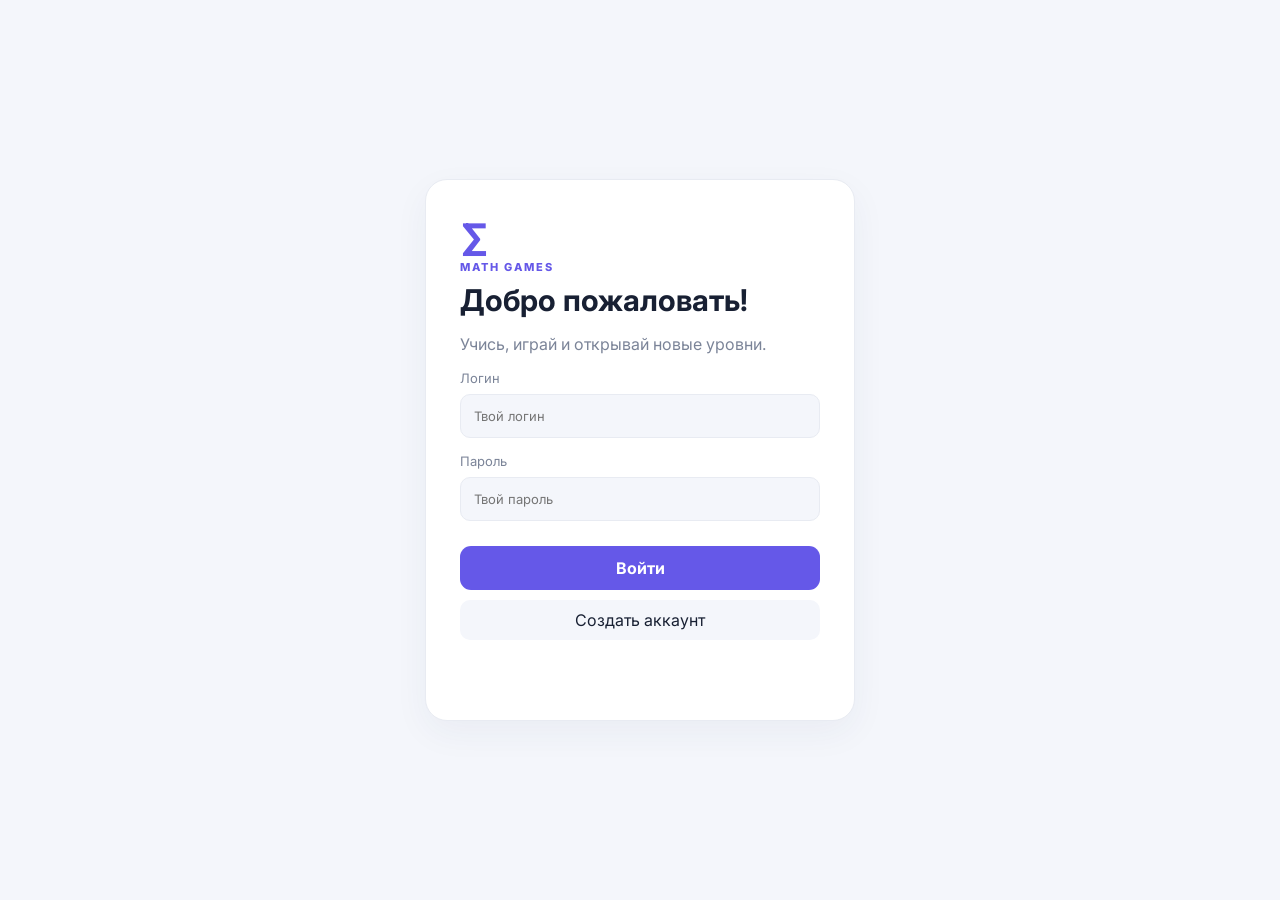
<file: index.html>
<!DOCTYPE html>
<html lang="ru">
<head>
  <meta charset="UTF-8">
  <meta name="viewport" content="width=device-width, initial-scale=1.0">
  <title>Math Games</title>
  <link rel="stylesheet" href="style.css">
</head>
<body>
<header class="topbar">
  <a class="brand" href="#">∑ Math Games</a>

  <div class="top-actions">
    <span class="gold-pill">🪙 <b id="gold">0</b> GOLD</span>

    <select id="language">
      <option value="ru">Русский</option>
      <option value="uz">O‘zbekcha</option>
    </select>

    <button id="themeBtn" class="icon-btn">☼</button>
    <button id="logoutBtn" class="secondary">Выйти</button>
  </div>
</header>

<div class="layout">
  <aside class="sidebar">
    <div class="user-mini">
      <div class="avatar" id="avatarMini">P</div>
      <div>
        <b id="sideName">Player</b>
        <small id="sideRank">NOOB · Уровень 1</small>
      </div>
    </div>

    <nav>
      <button class="nav active" data-page="home">⌂ Главная</button>
      <button class="nav" data-page="adventure">⚔ Adventure</button>
      <button class="nav" data-page="levels">▦ Уровни</button>
      <button class="nav" data-page="ranking">♛ Рейтинг</button>
      <button class="nav" data-page="profile">◉ Профиль</button>
      <button class="nav" data-page="statistics">▤ Статистика</button>
      <button class="nav" data-page="shop">🛍 Магазин</button>
    </nav>

    <div class="sidebar-bottom">Math Games</div>
  </aside>

  <main class="content">

    <!-- ГЛАВНАЯ -->
    <section id="home" class="page active">
      <div class="welcome">
        <div>
          <p class="eyebrow">MATH GAMES</p>
          <h1>С возвращением!</h1>
          <p id="welcomeName">Продолжай развиваться!</p>
        </div>
        <div class="hero-mark">∑</div>
      </div>

      <div class="stats-grid">
        <article class="stat-card">
          <span>⭐ XP</span>
          <strong id="xp">0</strong>
          <small>Опыт</small>
        </article>

        <article class="stat-card">
          <span>💎 XD</span>
          <strong id="xd">0</strong>
          <small>Кристаллы</small>
        </article>

        <article class="stat-card">
          <span>🔥</span>
          <strong id="streak">0</strong>
          <small>Дней подряд</small>
        </article>

        <article class="stat-card">
          <span>🏆</span>
          <strong id="completed">0</strong>
          <small>Пройдено уровней</small>
        </article>
      </div>

      <div class="section-heading">
        <div>
          <p class="eyebrow">LEARN & PLAY</p>
          <h2>Предметы</h2>
        </div>
      </div>

      <div class="subject-grid" id="subjectGrid"></div>

      <div class="section-heading">
        <div>
          <p class="eyebrow">YOUR JOURNEY</p>
          <h2>Adventure</h2>
        </div>
      </div>

      <div class="adventure-grid">
        <button class="adventure-card" data-area="mountains">
          <span>🏔️</span>
          <b>Mountains</b>
          <small>Математические испытания</small>
        </button>

        <button class="adventure-card" data-area="forest">
          <span>🌲</span>
          <b>Magic Forest</b>
          <small>Логические испытания</small>
        </button>
      </div>
    </section>

    <!-- УРОВНИ -->
    <section id="levels" class="page">
      <p class="eyebrow">PROGRESSION</p>
      <h1>Уровни</h1>
      <p class="muted">Проходи задания и открывай новые уровни.</p>
      <div id="levelGrid" class="level-grid"></div>
    </section>

    <!-- ADVENTURE -->
    <section id="adventure" class="page">
      <p class="eyebrow">EXPLORE</p>
      <h1>Adventure</h1>
      <div class="adventure-grid">
        <button class="adventure-card" data-area="mountains">
          <span>🏔️</span><b>Mountains</b>
        </button>
        <button class="adventure-card" data-area="forest">
          <span>🌲</span><b>Magic Forest</b>
        </button>
      </div>
      <div id="adventureMessage" class="notice">Выбери область.</div>
    </section>

    <!-- РЕЙТИНГ -->
    <section id="ranking" class="page">
      <p class="eyebrow">LEADERBOARD</p>
      <h1>Рейтинг игроков</h1>
      <div class="table-wrap">
        <table>
          <thead>
            <tr>
              <th>№</th><th>Игрок</th><th>Уровень</th><th>XP</th><th>XD</th>
            </tr>
          </thead>
          <tbody id="rankingRows"></tbody>
        </table>
      </div>
    </section>

    <!-- ПРОФИЛЬ -->
    <section id="profile" class="page">
      <p class="eyebrow">ACCOUNT</p>
      <h1>Профиль</h1>

      <div class="panel profile-panel">
        <div class="profile-head">
          <div class="avatar big" id="profileAvatar">P</div>
          <div>
            <h2 id="profileName">Player</h2>
            <p class="muted" id="profileLogin"></p>
          </div>
        </div>

        <h3>Изменить имя и логин</h3>
        <form id="profileForm" class="form-grid">
          <label>Новое имя
            <input id="newName" maxlength="24" required>
          </label>

          <label>Новый логин
            <input id="newLogin" minlength="3" maxlength="24" required>
          </label>

          <label class="full">Текущий пароль
            <input id="profileCurrentPassword" type="password" required>
          </label>

          <button class="primary full">Сохранить изменения</button>
        </form>

        <hr>

        <h3>Сменить пароль</h3>
        <form id="passwordForm" class="form-grid">
          <label>Старый пароль
            <input id="oldPassword" type="password" required>
          </label>

          <label>Новый пароль
            <input id="newPassword" type="password" minlength="6" required>
          </label>

          <label class="full">Повтор нового пароля
            <input id="repeatPassword" type="password" minlength="6" required>
          </label>

          <button class="primary full">Изменить пароль</button>
        </form>

        <p id="profileMessage" class="message"></p>
      </div>
    </section>

    <!-- СТАТИСТИКА -->
    <section id="statistics" class="page">
      <p class="eyebrow">YOUR PROGRESS</p>
      <h1>Статистика</h1>

      <div class="stats-grid">
        <article class="stat-card"><span>Уровень</span><strong id="statLevel">1</strong></article>
        <article class="stat-card"><span>Всего XP</span><strong id="statXP">0</strong></article>
        <article class="stat-card"><span>Верных ответов</span><strong id="statCorrect">0</strong></article>
        <article class="stat-card"><span>Пройдено</span><strong id="statCompleted">0</strong></article>
      </div>
    </section>

    <!-- МАГАЗИН -->
    <section id="shop" class="page">
      <p class="eyebrow">MARKETPLACE</p>
      <h1>Магазин</h1>
      <div id="shopGrid" class="shop-grid"></div>
    </section>

    <!-- ИГРА -->
    <section id="game" class="page">
      <div class="game-top">
        <button class="secondary" id="backFromGame">← Назад</button>
        <span id="gameProgress">Вопрос 1 / 10</span>
        <span id="gameTimer">⏱ 00:00</span>
      </div>

      <div class="game-card">
        <p class="eyebrow" id="gameSubject">ARITHMETIC</p>
        <h1 id="question">2 + 2 = ?</h1>
        <div id="answerOptions" class="answer-grid"></div>
        <p id="answerMessage" class="message"></p>
        <button id="nextQuestion" class="primary" disabled>Следующий вопрос →</button>
      </div>
      
    </section>
    
<div class="promo-box">
    <h3>🎁 Промокод</h3>
    <p>Введи промокод и получи награду GOLD.</p>

    <div class="promo-input">
        <input id="promoInput" placeholder="Введи промокод">
        <button onclick="activatePromo()">Активировать</button>
    </div>

    <p id="promoMessage"></p>
</div>


  </main>

>

</div>

<div id="toast" class="toast"></div>
<script src="app.js"></script>
</body>
</html>
</file>
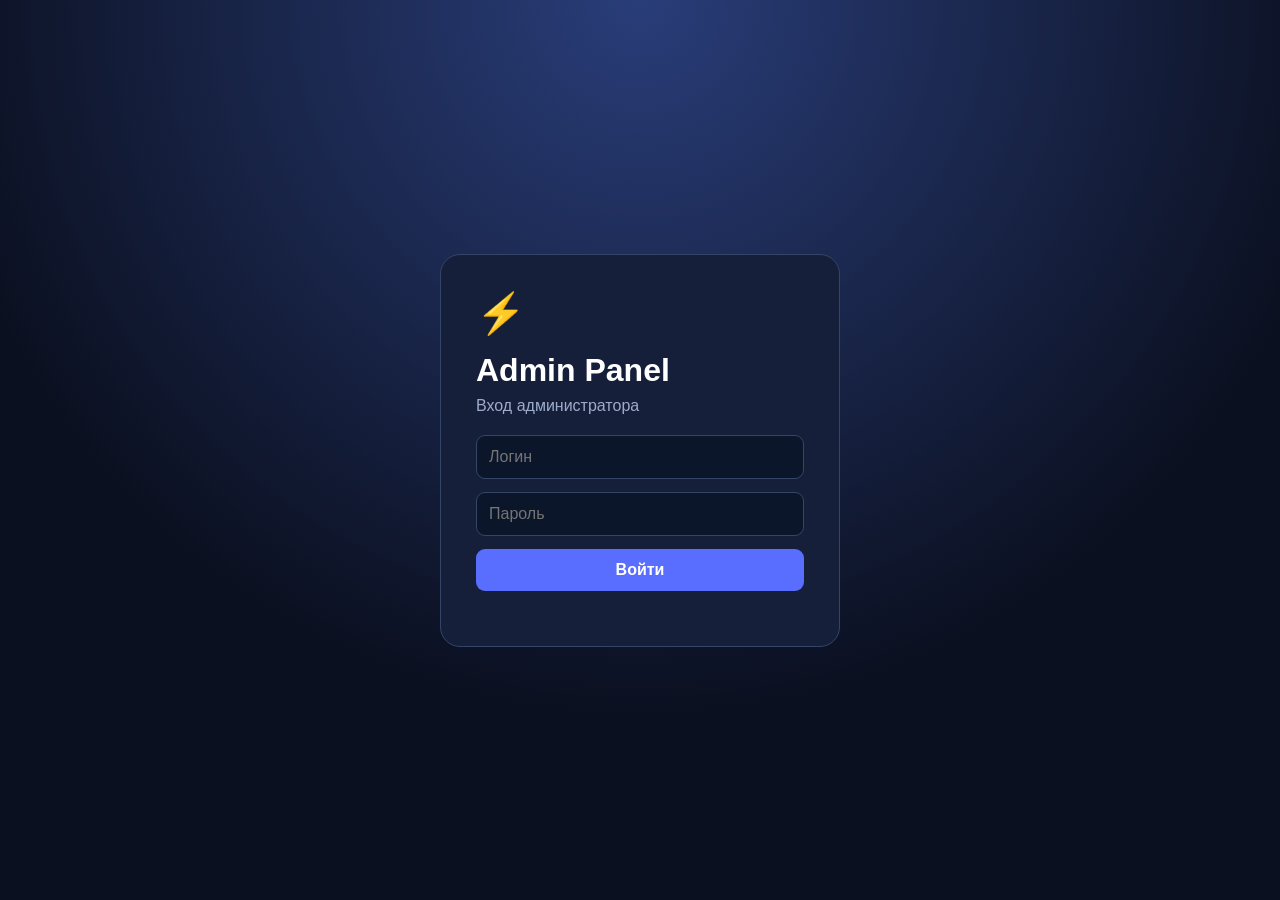
<file: admin.html>
<!DOCTYPE html>
<html lang="ru">
<head>
    <meta charset="UTF-8">
    <meta name="viewport" content="width=device-width, initial-scale=1.0">
    <title>Math Games | Admin Panel</title>
    <link rel="stylesheet" href="admin.css">
</head>
<body>

    <div id="loginScreen" class="login-screen">
        <form id="loginForm" class="login-card">
            <div class="logo">⚡</div>
            <h1>Admin Panel</h1>
            <p>Вход администратора</p>

            <input id="adminLogin" placeholder="Логин" required>
            <input id="adminPassword" type="password"
                   placeholder="Пароль" required>

            <button type="submit">Войти</button>
            <p id="loginError" class="error"></p>
        </form>
    </div>

    <div id="dashboard" class="dashboard hidden">

        <aside class="sidebar">
            <h2>⚡ Math Games</h2>
            <p class="subtitle">ADMIN PANEL</p>

            <nav>
                <button data-page="overview" class="active">Обзор</button>
                <button data-page="players">Игроки</button>
                <button data-page="shop">Магазин</button>
                <button data-page="promos">Промокоды</button>
                <button data-page="logs">Журнал</button>
            </nav>

            <button id="logout" class="logout">Выйти</button>
        </aside>

        <main class="main">
            <header>
                <div>
                    <small>УПРАВЛЕНИЕ САЙТОМ</small>
                    <h1 id="pageTitle">Обзор</h1>
                </div>
                <span class="admin-badge">⚡ ADMIN</span>
            </header>

            <section id="overview" class="page">
                <div class="stats">
                    <div class="stat">
                        <p>Игроки</p>
                        <h2 id="playerCount">0</h2>
                    </div>
                    <div class="stat">
                        <p>Товары</p>
                        <h2 id="productCount">0</h2>
                    </div>
                    <div class="stat">
                        <p>Промокоды</p>
                        <h2 id="promoCount">0</h2>
                    </div>
                </div>

                <div class="panel">
                    <h2>Добро пожаловать!</h2>
                    <p>Здесь ты можешь управлять игроками и магазином.</p>
                </div>
            </section>

            <section id="players" class="page hidden">
                <div class="panel">
                    <div class="section-header">
                        <h2>Игроки</h2>
                        <input id="playerSearch" placeholder="Поиск игрока...">
                    </div>

                    <div class="table-wrap">
                        <table>
                            <thead>
                                <tr>
                                    <th>Логин</th>
                                    <th>GOLD</th>
                                    <th>XP</th>
                                    <th>XD</th>
                                    <th>Уровень</th>
                                    <th>Действие</th>
                                </tr>
                            </thead>
                            <tbody id="playersTable"></tbody>
                        </table>
                    </div>
                </div>
            </section>

            <section id="shop" class="page hidden">
                <div class="panel">
                    <h2>Добавить товар</h2>

                    <form id="productForm" class="form">
                        <input id="productName" placeholder="Название" required>
                        <input id="productPrice" type="number"
                               placeholder="Цена GOLD" min="0" required>
                        <input id="productCategory" placeholder="Категория">
                        <input id="productIcon" placeholder="Иконка" value="🎁">
                        <button>Добавить товар</button>
                    </form>
                </div>

                <div class="panel">
                    <h2>Товары магазина</h2>
                    <div id="productsList"></div>
                </div>
            </section>

            <section id="promos" class="page hidden">
                <div class="panel">
                    <h2>Создать промокод</h2>

                    <form id="promoForm" class="form">
                        <input id="promoCode" placeholder="Код" required>
                        <input id="promoReward" type="number"
                               placeholder="Награда GOLD" min="1" required>
                        <input id="promoLimit" type="number"
                               placeholder="Лимит активаций" min="1" value="1">
                        <button>Создать промокод</button>
                    </form>
                </div>

                <div class="panel">
                    <h2>Промокоды</h2>
                    <div id="promosList"></div>
                </div>
            </section>

            <section id="logs" class="page hidden">
                <div class="panel">
                    <h2>История действий</h2>
                    <div id="logsList"></div>
                </div>
            </section>
        </main>
    </div>

    <div id="editModal" class="modal hidden">
        <form id="editForm" class="modal-card">
            <button type="button" id="closeModal" class="close">×</button>
            <h2>Изменить игрока</h2>

            <input id="editLogin" type="hidden">

            <label>GOLD</label>
            <input id="editGold" type="number" min="0">

            <label>XP</label>
            <input id="editXP" type="number" min="0">

            <label>XD</label>
            <input id="editXD" type="number" min="0">

            <label>Уровень</label>
            <input id="editLevel" type="number" min="1">

            <button>Сохранить изменения</button>
        </form>
    </div>

    <script src="admin.js"></script>
</body>
</html>
</file>
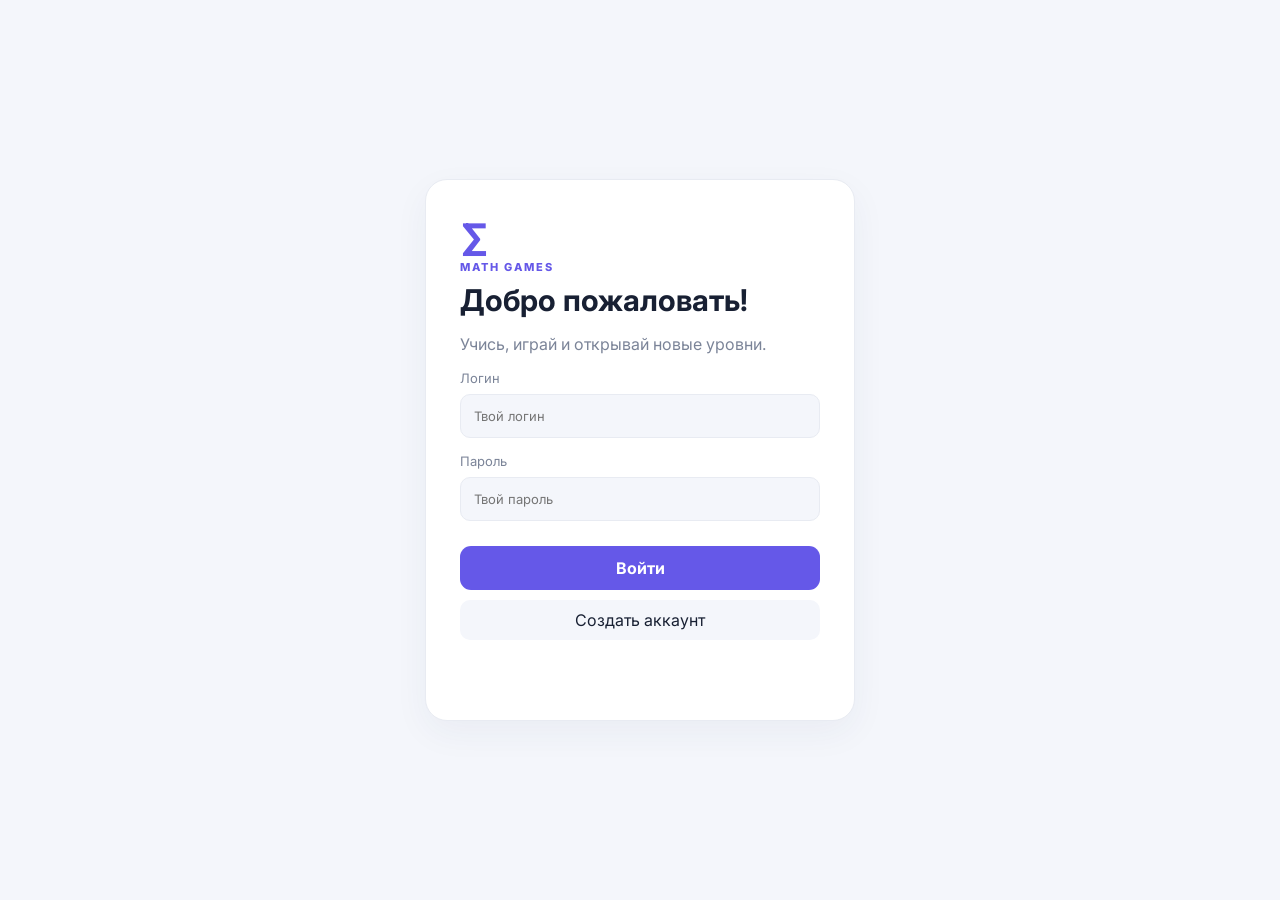
<file: login.html>
<!DOCTYPE html>
<html lang="ru">
<head>
  <meta charset="UTF-8">
  <meta name="viewport" content="width=device-width, initial-scale=1.0">
  <title>Math Games — Вход</title>
  <link rel="stylesheet" href="style.css">
</head>
<body class="login-body">
  <div class="login-card">
    <div class="logo">∑</div>
    <p class="eyebrow">MATH GAMES</p>
    <h1 id="formTitle">Добро пожаловать!</h1>
    <p class="muted">Учись, играй и открывай новые уровни.</p>

    <form id="loginForm">
      <label>Логин
        <input id="login" type="text" placeholder="Твой логин" required>
      </label>
      <label>Пароль
        <input id="password" type="password" placeholder="Твой пароль" required>
      </label>
      <button class="primary full" type="submit">Войти</button>
    </form>

    <button id="registerBtn" class="secondary full">Создать аккаунт</button>
    <p id="message" class="message"></p>
  </div>

  <script>
    const USERS_KEY = "math_games_users";
    const ACTIVE_KEY = "math_games_active_login";

    function getUsers() {
      try {
        const data = JSON.parse(localStorage.getItem(USERS_KEY) || "[]");
        return Array.isArray(data) ? data : Object.values(data);
      } catch {
        return [];
      }
    }

    function saveUsers(users) {
      localStorage.setItem(USERS_KEY, JSON.stringify(users));
    }

    let users = getUsers();

    // Демо-аккаунт создаётся только при первом запуске.
    if (users.length === 0) {
      users.push({
        username: "Player",
        login: "player",
        password: "player123",
        gold: 1000,
        xp: 0,
        xd: 0,
        level: 1,
        completed: [],
        correct: 0,
        streak: 0,
        inventory: [],
        avatar: "P"
      });
      saveUsers(users);
    }

    // Вход
    document.getElementById("loginForm").addEventListener("submit", function(e) {
      e.preventDefault();

      const loginValue = document.getElementById("login").value.trim();
      const passwordValue = document.getElementById("password").value;

      // ADMIN
      if (loginValue === "AdMIN") {
        location.href = "admin.html";
        return;
      }

      // ST ADMIN
      if (loginValue === "ADMInStS") {
        location.href = "st-admin.html";
        return;
      }

      users = getUsers();

      const user = users.find(u =>
        String(u.login).toLowerCase() === loginValue.toLowerCase() &&
        u.password === passwordValue
      );

      if (!user) {
        document.getElementById("message").textContent =
          "Неверный логин или пароль.";
        return;
      }

      localStorage.setItem(ACTIVE_KEY, user.login);
      location.href = "index.html";
    });

    // Регистрация
    document.getElementById("registerBtn").addEventListener("click", function() {
      const login = prompt("Придумай логин:");
      if (!login) return;

      const cleanLogin = login.trim().toLowerCase();

      if (cleanLogin.length < 3) {
        alert("Логин должен содержать минимум 3 символа.");
        return;
      }

      // Запрещаем регистрацию специальных логинов.
      if (["admin", "adminsts"].includes(cleanLogin)) {
        alert("Этот логин зарезервирован.");
        return;
      }

      users = getUsers();

      if (users.some(u => String(u.login).toLowerCase() === cleanLogin)) {
        alert("Этот логин уже занят.");
        return;
      }

      const password = prompt("Придумай пароль (минимум 6 символов):");

      if (!password || password.length < 6) {
        alert("Пароль должен содержать минимум 6 символов.");
        return;
      }

      users.push({
        username: login.trim(),
        login: cleanLogin,
        password,
        gold: 1000,
        xp: 0,
        xd: 0,
        level: 1,
        completed: [],
        correct: 0,
        streak: 0,
        inventory: [],
        avatar: login.trim()[0].toUpperCase()
      });

      saveUsers(users);
      localStorage.setItem(ACTIVE_KEY, cleanLogin);
      location.href = "index.html";
    });
  </script>
</body>
</html>
</file>
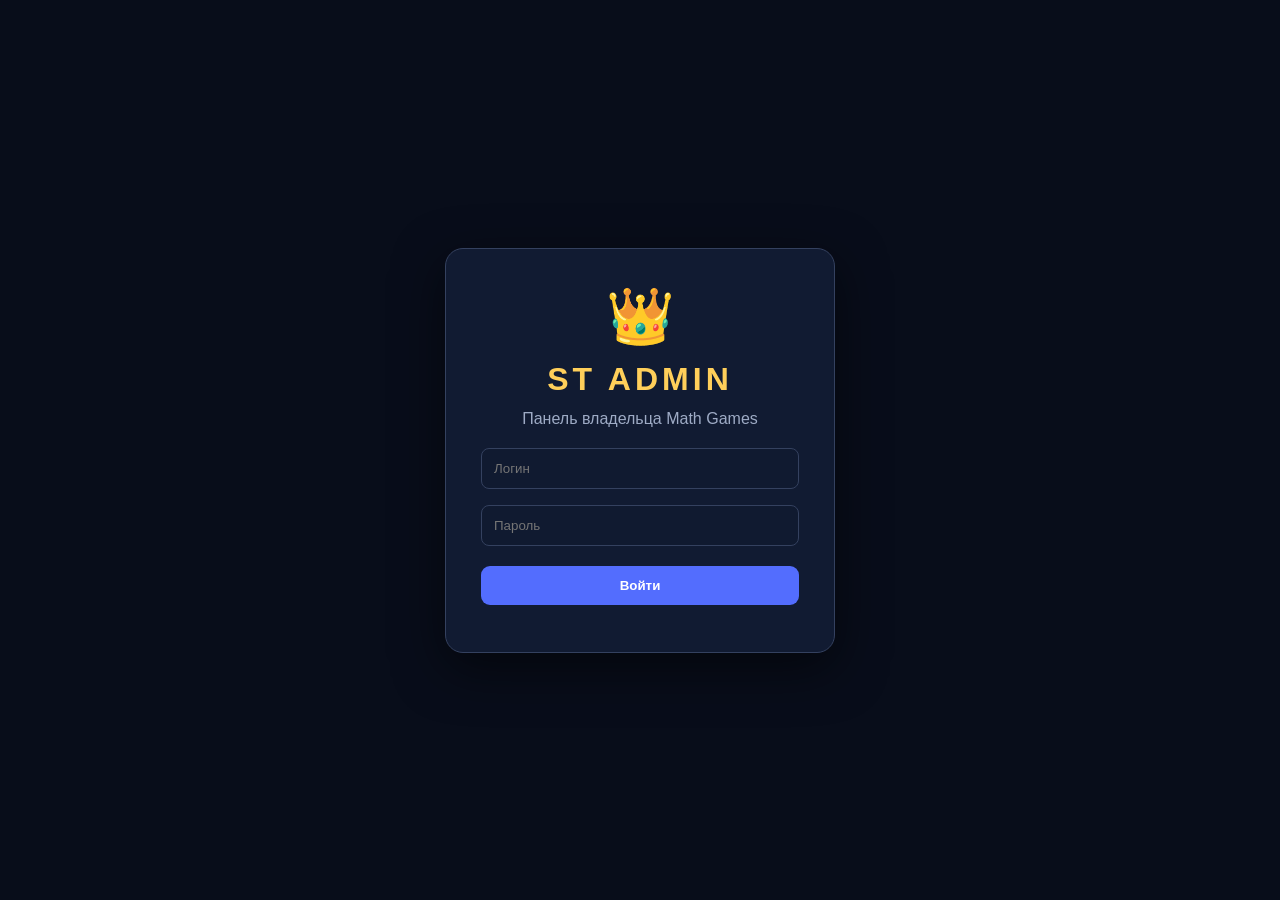
<file: st-admin.html>
<!DOCTYPE html>
<html lang="ru">
<head>
    <meta charset="UTF-8">
    <meta name="viewport" content="width=device-width, initial-scale=1.0">
    <title>Math Games — ST Admin</title>
    <link rel="stylesheet" href="st-admin.css">
</head>
<body>

<div class="login-screen" id="loginScreen">
    <div class="login-card">
        <div class="crown">👑</div>
        <h1>ST ADMIN</h1>
        <p>Панель владельца Math Games</p>

        <input id="login" placeholder="Логин">
        <input id="password" type="password" placeholder="Пароль">

        <button onclick="loginOwner()">Войти</button>
        <p id="loginError"></p>
    </div>
</div>

<div class="app" id="adminApp" style="display:none">

    <aside class="sidebar">
        <div class="logo">👑 ST ADMIN</div>

        <button onclick="showPage('dashboard')">🏠 Главная</button>
        <button onclick="showPage('admins')">🛡️ Администраторы</button>
        <button onclick="showPage('players')">👥 Игроки</button>
        <button onclick="showPage('shop')">🛒 Магазин</button>
        <button onclick="showPage('promos')">🎁 Промокоды</button>
        <button onclick="showPage('limits')">⚙️ Глобальные лимиты</button>
        <button onclick="showPage('logs')">📋 Журнал действий</button>

        <button class="logout" onclick="logoutOwner()">🚪 Выйти</button>
    </aside>

    <main class="main">

        <header>
            <div>
                <h1 id="pageTitle">Главная</h1>
                <p>Управление всей системой Math Games</p>
            </div>
            <div class="owner-badge">👑 OWNER</div>
        </header>

        <!-- DASHBOARD -->
        <section class="page active" id="dashboard">
            <div class="stats">
                <div class="stat">
                    <span>👥 Игроки</span>
                    <h2 id="playersCount">0</h2>
                </div>
                <div class="stat">
                    <span>🛡️ Администраторы</span>
                    <h2 id="adminsCount">0</h2>
                </div>
                <div class="stat">
                    <span>🛒 Товары</span>
                    <h2 id="productsCount">0</h2>
                </div>
                <div class="stat">
                    <span>🎁 Промокоды</span>
                    <h2 id="promosCount">0</h2>
                </div>
            </div>

            <div class="panel">
                <h2>Состояние системы</h2>
                <p id="maintenanceStatus">Режим обслуживания: выключен</p>
                <p id="systemStatus">Система работает</p>
            </div>
        </section>

        <!-- ADMINS -->
        <section class="page" id="admins">
            <div class="panel">
                <h2>Создать администратора</h2>

                <input id="newAdminLogin" placeholder="Логин">
                <input id="newAdminPassword" placeholder="Пароль">

                <h3>Разрешения</h3>

                <div class="permissions">
                    <label><input type="checkbox" id="permPlayers"> Игроки</label>
                    <label><input type="checkbox" id="permShop"> Магазин</label>
                    <label><input type="checkbox" id="permPromos"> Промокоды</label>
                    <label><input type="checkbox" id="permLogs"> Журнал</label>
                </div>

                <button onclick="createAdmin()">Создать администратора</button>
            </div>

            <div class="panel">
                <h2>Список администраторов</h2>
                <div id="adminsList"></div>
            </div>
        </section>

        <!-- PLAYERS -->
        <section class="page" id="players">
            <div class="panel">
                <h2>Управление игроками</h2>
                <input id="playerSearch" placeholder="Поиск игрока..." oninput="renderPlayers()">
                <div id="playersList"></div>
            </div>
        </section>

        <!-- SHOP -->
        <section class="page" id="shop">
            <div class="panel">
                <h2>Добавить товар</h2>
                <input id="productName" placeholder="Название товара">
                <input id="productPrice" type="number" placeholder="Цена GOLD">
                <input id="productIcon" placeholder="Иконка, например 💎">
                <button onclick="addProduct()">Добавить товар</button>
            </div>

            <div class="panel">
                <h2>Товары магазина</h2>
                <div id="shopList"></div>
            </div>
        </section>

        <!-- PROMOS -->
        <section class="page" id="promos">
            <div class="panel">
                <h2>Создать промокод</h2>
                <input id="promoCode" placeholder="Например: GOLD2026">
                <input id="promoReward" type="number" placeholder="Награда GOLD">
                <input id="promoUses" type="number" placeholder="Количество активаций">
                <button onclick="addPromo()">Создать промокод</button>
            </div>

            <div class="panel">
                <h2>Список промокодов</h2>
                <div id="promosList"></div>
            </div>
        </section>

        <!-- LIMITS -->
        <section class="page" id="limits">
            <div class="panel">
                <h2>Глобальные лимиты</h2>
                <p>Максимальные значения для системы.</p>

                <div class="limit-grid">
                    <label>Максимум GOLD
                        <input id="maxGold" type="number">
                    </label>

                    <label>Максимум XP
                        <input id="maxXP" type="number">
                    </label>

                    <label>Максимум XD
                        <input id="maxXD" type="number">
                    </label>

                    <label>Максимальный уровень
                        <input id="maxLevel" type="number">
                    </label>

                    <label>Максимальная награда промокода
                        <input id="maxPromoReward" type="number">
                    </label>

                    <label>Максимум активаций промокода
                        <input id="maxPromoUses" type="number">
                    </label>

                    <label>Максимальная цена товара
                        <input id="maxProductPrice" type="number">
                    </label>

                    <label>Максимум товаров
                        <input id="maxProducts" type="number">
                    </label>

                    <label>Максимальный множитель XP
                        <input id="maxXpMultiplier" type="number" step="0.1">
                    </label>

                    <label>Максимальный множитель GOLD
                        <input id="maxGoldMultiplier" type="number" step="0.1">
                    </label>
                </div>

                <h2>Настройки игры</h2>

                <div class="limit-grid">
                    <label>Множитель XP
                        <input id="xpMultiplier" type="number" step="0.1">
                    </label>

                    <label>Множитель GOLD
                        <input id="goldMultiplier" type="number" step="0.1">
                    </label>

                    <label>Длительность буста (часы)
                        <input id="boostHours" type="number">
                    </label>
                </div>

                <label class="maintenance">
                    <input type="checkbox" id="maintenanceMode">
                    Включить режим обслуживания
                </label>

                <button onclick="saveSettings()">💾 Сохранить настройки</button>
                <p id="settingsMessage"></p>
            </div>
        </section>

        <!-- LOGS -->
        <section class="page" id="logs">
            <div class="panel">
                <h2>Журнал действий</h2>
                <div id="logsList"></div>
            </div>
        </section>

    </main>
</div>

<!-- PLAYER EDIT MODAL -->
<div class="modal" id="playerModal">
    <div class="modal-card">
        <h2>Изменить игрока</h2>
        <p id="editingPlayer"></p>

        <input id="editGold" type="number" placeholder="GOLD">
        <input id="editXP" type="number" placeholder="XP">
        <input id="editXD" type="number" placeholder="XD">
        <input id="editLevel" type="number" placeholder="Уровень">

        <button onclick="savePlayer()">Сохранить</button>
        <button class="secondary" onclick="closeModal()">Отмена</button>
    </div>
</div>

<script src="st-admin.js"></script>
</body>
</html>
</file>
<file: style.css>
@import url('https://fonts.googleapis.com/css2?family=Inter:wght@400;500;600;700;800&display=swap');

:root {
  --bg: #f4f6fb;
  --surface: #ffffff;
  --text: #182033;
  --muted: #7b8498;
  --line: #e8ebf2;
  --primary: #6558e8;
  --shadow: 0 12px 35px #26345b0d;
}

* { box-sizing: border-box; }

body {
  margin: 0;
  background: var(--bg);
  color: var(--text);
  font-family: Inter, Arial, sans-serif;
}

body.dark {
  --bg: #101522;
  --surface: #192235;
  --text: #edf1ff;
  --muted: #a0abc2;
  --line: #2b3850;
  --shadow: 0 12px 35px #0003;
}

button, input, select { font: inherit; }
button { cursor: pointer; border: 0; }

.topbar {
  height: 72px;
  background: var(--surface);
  border-bottom: 1px solid var(--line);
  display: flex;
  align-items: center;
  justify-content: space-between;
  padding: 0 28px;
  position: sticky;
  top: 0;
  z-index: 5;
}

.brand {
  font-weight: 800;
  font-size: 21px;
  color: var(--text);
  text-decoration: none;
}

.top-actions { display: flex; align-items: center; gap: 12px; }

.gold-pill, .icon-btn, .secondary {
  background: var(--bg);
  color: var(--text);
  padding: 10px 14px;
  border-radius: 10px;
}

.top-actions select {
  background: var(--bg);
  color: var(--text);
  border: 1px solid var(--line);
  padding: 9px;
  border-radius: 10px;
}

.layout {
  display: grid;
  grid-template-columns: 245px 1fr;
  min-height: calc(100vh - 72px);
}

.sidebar {
  background: var(--surface);
  border-right: 1px solid var(--line);
  padding: 24px 16px;
  display: flex;
  flex-direction: column;
}

.user-mini {
  display: flex;
  align-items: center;
  gap: 12px;
  padding: 8px 8px 25px;
}

.user-mini small {
  display: block;
  color: var(--muted);
  margin-top: 5px;
}

.avatar {
  width: 42px;
  height: 42px;
  border-radius: 14px;
  background: linear-gradient(135deg, #6558e8, #a69cff);
  color: white;
  display: grid;
  place-items: center;
  font-weight: 800;
}

.avatar.big {
  width: 68px;
  height: 68px;
  font-size: 24px;
  border-radius: 20px;
}

nav { display: grid; gap: 7px; }

.nav {
  text-align: left;
  padding: 13px 14px;
  background: transparent;
  color: var(--muted);
  border-radius: 11px;
  font-weight: 600;
}

.nav.active, .nav:hover {
  background: #6558e814;
  color: var(--primary);
}

.sidebar-bottom {
  margin-top: auto;
  color: var(--muted);
  padding: 20px 8px 0;
}

.content {
  padding: 34px;
  max-width: 1500px;
  width: 100%;
  margin: auto;
}

.page { display: none; }
.page.active { display: block; }

.welcome {
  background: linear-gradient(115deg, #5e52df, #8a7cff);
  color: white;
  padding: 30px 34px;
  border-radius: 22px;
  display: flex;
  justify-content: space-between;
  align-items: center;
}

.welcome h1 { font-size: 32px; margin: 5px 0; }
.welcome p { color: #e6e3ff; }
.hero-mark { font-size: 90px; opacity: .35; font-weight: 800; }

.eyebrow {
  font-size: 11px;
  letter-spacing: 2px;
  font-weight: 800;
  color: var(--primary);
  margin: 0 0 8px;
}

.welcome .eyebrow { color: #e2dfff; }

.stats-grid {
  display: grid;
  grid-template-columns: repeat(4, 1fr);
  gap: 16px;
  margin: 22px 0 34px;
}

.stat-card, .panel, .subject-card, .game-card {
  background: var(--surface);
  border: 1px solid var(--line);
  border-radius: 17px;
  padding: 21px;
  box-shadow: var(--shadow);
}

.stat-card span { color: var(--muted); font-size: 13px; }
.stat-card strong { display: block; font-size: 29px; margin: 10px 0 4px; }
.stat-card small, .muted { color: var(--muted); }

.section-heading {
  display: flex;
  justify-content: space-between;
  align-items: end;
  margin: 26px 0 15px;
}

h1 { font-size: 30px; margin: 5px 0 10px; }
h2 { margin: 0 0 8px; }

.subject-grid, .shop-grid {
  display: grid;
  grid-template-columns: repeat(3, 1fr);
  gap: 15px;
}

.subject-card {
  cursor: pointer;
  text-align: left;
  color: var(--text);
  transition: .2s;
}

.subject-card:hover, .adventure-card:hover {
  transform: translateY(-3px);
  border-color: var(--primary);
}

.subject-icon { font-size: 27px; }
.subject-card h3 { margin: 13px 0 5px; }
.subject-card p { margin: 0; color: var(--muted); font-size: 13px; }
.locked { opacity: .55; }

.adventure-grid {
  display: grid;
  grid-template-columns: repeat(2, 1fr);
  gap: 16px;
  margin-top: 18px;
}

.adventure-card {
  background: var(--surface);
  border: 1px solid var(--line);
  border-radius: 18px;
  padding: 22px;
  text-align: left;
  color: var(--text);
  display: grid;
  gap: 9px;
  transition: .2s;
}

.adventure-card span { font-size: 32px; }
.adventure-card small { color: var(--muted); }

.level-grid {
  display: grid;
  grid-template-columns: repeat(8, 1fr);
  gap: 10px;
}

.level {
  padding: 17px 8px;
  background: var(--surface);
  border: 1px solid var(--line);
  border-radius: 12px;
  text-align: center;
  color: var(--text);
  font-weight: 700;
}

.level.done {
  background: #16a36a18;
  border-color: #16a36a55;
}

.level:disabled { opacity: .35; cursor: not-allowed; }

.table-wrap {
  overflow: auto;
  background: var(--surface);
  border: 1px solid var(--line);
  border-radius: 16px;
}

table { width: 100%; border-collapse: collapse; min-width: 520px; }
th, td { text-align: left; padding: 15px; border-bottom: 1px solid var(--line); }
th { color: var(--muted); font-size: 12px; }

.profile-panel { max-width: 760px; }
.profile-head { display: flex; gap: 16px; align-items: center; margin-bottom: 25px; }

.form-grid {
  display: grid;
  grid-template-columns: 1fr 1fr;
  gap: 14px;
}

.form-grid label {
  font-size: 13px;
  color: var(--muted);
  display: grid;
  gap: 7px;
}

.form-grid input {
  width: 100%;
  background: var(--bg);
  border: 1px solid var(--line);
  border-radius: 10px;
  padding: 12px;
  color: var(--text);
  outline: none;
}

.form-grid input:focus { border-color: var(--primary); }
.full { grid-column: 1 / -1; }

.primary {
  background: var(--primary);
  color: white;
  padding: 12px 18px;
  border-radius: 11px;
  font-weight: 700;
}

.primary:disabled { opacity: .4; cursor: not-allowed; }

hr { border: 0; border-top: 1px solid var(--line); margin: 25px 0; }

.message { min-height: 20px; color: var(--primary); font-size: 13px; }

.shop-item {
  background: var(--surface);
  border: 1px solid var(--line);
  padding: 20px;
  border-radius: 16px;
}

.shop-item .emoji { font-size: 30px; }
.shop-item h3 { margin: 12px 0 5px; }
.shop-item p { color: var(--muted); font-size: 13px; min-height: 36px; }

.notice {
  margin-top: 20px;
  padding: 16px;
  background: var(--surface);
  border-radius: 13px;
  color: var(--muted);
}

.game-top {
  display: flex;
  justify-content: space-between;
  align-items: center;
  margin-bottom: 22px;
  color: var(--muted);
}

.game-card {
  max-width: 700px;
  margin: 40px auto;
  text-align: center;
  padding: 35px;
}

.game-card h1 { font-size: 42px; margin: 30px 0; }

.answer-grid {
  display: grid;
  grid-template-columns: 1fr 1fr;
  gap: 12px;
  margin: 20px 0;
}

.answer {
  padding: 16px;
  background: var(--bg);
  border: 1px solid var(--line);
  color: var(--text);
  border-radius: 12px;
  font-size: 20px;
}

.answer:hover { border-color: var(--primary); }
.answer.correct { background: #16a36a20; border-color: #16a36a; }
.answer.wrong { background: #e5484d20; border-color: #e5484d; }

.toast {
  position: fixed;
  bottom: 22px;
  right: 22px;
  background: #20283a;
  color: white;
  padding: 13px 18px;
  border-radius: 12px;
  opacity: 0;
  pointer-events: none;
  transition: .25s;
}

.toast.show { opacity: 1; }

/* Login page */
.login-body {
  min-height: 100vh;
  display: grid;
  place-items: center;
  padding: 20px;
}

.login-card {
  width: min(430px, 100%);
  background: var(--surface);
  padding: 34px;
  border-radius: 22px;
  border: 1px solid var(--line);
  box-shadow: var(--shadow);
}

.login-card h1 { margin: 8px 0; }
.login-card label {
  display: grid;
  gap: 8px;
  margin: 15px 0;
  color: var(--muted);
  font-size: 13px;
}

.login-card input {
  padding: 13px;
  border: 1px solid var(--line);
  border-radius: 10px;
  background: var(--bg);
  color: var(--text);
}

.login-card button { width: 100%; margin-top: 10px; }
.logo { font-size: 38px; color: var(--primary); font-weight: 800; }

@media(max-width: 900px) {
  .layout { grid-template-columns: 1fr; }
  .sidebar {
    padding: 10px;
    position: sticky;
    top: 72px;
    z-index: 4;
    border-right: 0;
    border-bottom: 1px solid var(--line);
  }
  .user-mini, .sidebar-bottom { display: none; }
  nav { display: flex; overflow: auto; }
  .nav { white-space: nowrap; padding: 10px; }
  .content { padding: 22px; }
  .stats-grid { grid-template-columns: repeat(2, 1fr); }
  .level-grid { grid-template-columns: repeat(5, 1fr); }
}

@media(max-width: 560px) {
  .topbar { padding: 0 12px; height: 62px; }
  .brand { font-size: 17px; }
  .top-actions { gap: 5px; }
  .gold-pill { font-size: 11px; padding: 8px; }
  .top-actions select { max-width: 90px; }
  .top-actions .secondary { padding: 8px; font-size: 12px; }
  .sidebar { top: 62px; }
  .content { padding: 16px; }
  .welcome { padding: 22px; }
  .welcome h1 { font-size: 24px; }
  .hero-mark { font-size: 55px; }
  .subject-grid, .shop-grid { grid-template-columns: 1fr 1fr; }
  .adventure-grid { grid-template-columns: 1fr; }
  .form-grid { grid-template-columns: 1fr; }
  .full { grid-column: auto; }
  .game-card { padding: 20px; margin: 10px auto; }
  .game-card h1 { font-size: 32px; }
  .level-grid { grid-template-columns: repeat(4, 1fr); }
}

.promo-box {
    background: #151f39;
    border: 1px solid #344568;
    border-radius: 15px;
    padding: 20px;
    margin-top: 20px;
}

.promo-box h3 {
    margin-bottom: 10px;
}

.promo-box p {
    color: #aab7d2;
    margin-bottom: 12px;
}

.promo-input {
    display: flex;
    gap: 10px;
}

.promo-input input {
    flex: 1;
    min-width: 0;
}

#promoMessage {
    margin-top: 12px;
    font-weight: bold;
}

@media(max-width: 500px) {
    .promo-input {
        flex-direction: column;
    }
}
</file>
<file: admin.css>
* {
    box-sizing: border-box;
    margin: 0;
    padding: 0;
}

body {
    background: #0b1020;
    color: #fff;
    font-family: Arial, sans-serif;
}

button, input {
    font: inherit;
}

button {
    cursor: pointer;
    border: none;
    border-radius: 9px;
    padding: 12px 16px;
    background: #596eff;
    color: white;
    font-weight: bold;
}

input {
    width: 100%;
    padding: 12px;
    border: 1px solid #344568;
    border-radius: 9px;
    background: #0c162b;
    color: white;
    outline: none;
}

input:focus {
    border-color: #7185ff;
}

.hidden {
    display: none !important;
}

/* LOGIN */

.login-screen {
    min-height: 100vh;
    display: grid;
    place-items: center;
    padding: 20px;
    background: radial-gradient(circle at top, #293d79, #0b1020 65%);
}

.login-card {
    width: 100%;
    max-width: 400px;
    padding: 35px;
    background: #151f39;
    border: 1px solid #344568;
    border-radius: 20px;
}

.logo {
    font-size: 40px;
}

.login-card h1 {
    margin: 15px 0 8px;
}

.login-card p {
    color: #9eaccb;
    margin-bottom: 20px;
}

.login-card input {
    margin-bottom: 13px;
}

.login-card button {
    width: 100%;
}

.error {
    color: #ff7777 !important;
    margin-top: 12px;
}

/* DASHBOARD */

.dashboard {
    min-height: 100vh;
    display: grid;
    grid-template-columns: 240px 1fr;
}

.sidebar {
    background: #111a30;
    border-right: 1px solid #293858;
    padding: 25px 15px;
    display: flex;
    flex-direction: column;
}

.sidebar h2 {
    font-size: 21px;
}

.subtitle {
    color: #8192b8;
    font-size: 11px;
    letter-spacing: 2px;
    margin: 8px 0 30px;
}

.sidebar nav {
    display: grid;
    gap: 9px;
}

.sidebar nav button {
    background: transparent;
    color: #b5c2df;
    text-align: left;
}

.sidebar nav button:hover,
.sidebar nav button.active {
    background: #293b65;
    color: white;
}

.logout {
    margin-top: auto;
    background: #482b3a;
}

.main {
    padding: 30px;
    min-width: 0;
}

header,
.section-header {
    display: flex;
    justify-content: space-between;
    align-items: center;
    gap: 15px;
}

header {
    margin-bottom: 30px;
}

header small {
    color: #8292b7;
    letter-spacing: 2px;
}

header h1 {
    margin-top: 8px;
}

.admin-badge {
    background: #293b65;
    padding: 11px 16px;
    border-radius: 30px;
}

/* CONTENT */

.stats {
    display: grid;
    grid-template-columns: repeat(3, 1fr);
    gap: 15px;
    margin-bottom: 20px;
}

.stat,
.panel {
    background: #151f39;
    border: 1px solid #293b5d;
    border-radius: 15px;
    padding: 22px;
}

.stat p {
    color: #9eaccb;
}

.stat h2 {
    font-size: 32px;
    margin-top: 12px;
}

.panel {
    margin-bottom: 18px;
}

.panel h2 {
    margin-bottom: 20px;
}

.panel p {
    color: #aab7d2;
    line-height: 1.6;
}

.form {
    display: grid;
    grid-template-columns: repeat(2, 1fr);
    gap: 12px;
}

.form button {
    align-self: start;
}

.section-header input {
    max-width: 260px;
}

.table-wrap {
    overflow-x: auto;
}

table {
    width: 100%;
    border-collapse: collapse;
    min-width: 650px;
}

th, td {
    padding: 14px 10px;
    text-align: left;
    border-bottom: 1px solid #293858;
}

th {
    color: #9eaccb;
}

.item {
    display: flex;
    justify-content: space-between;
    align-items: center;
    gap: 12px;
    background: #0d172c;
    border: 1px solid #293858;
    border-radius: 10px;
    padding: 14px;
    margin-bottom: 10px;
}

.item small {
    display: block;
    color: #9eaccb;
    margin-top: 6px;
}

.item button {
    background: #354b78;
}

/* MODAL */

.modal {
    position: fixed;
    inset: 0;
    background: #000b;
    display: grid;
    place-items: center;
    padding: 20px;
}

.modal-card {
    position: relative;
    width: 100%;
    max-width: 420px;
    padding: 25px;
    background: #151f39;
    border: 1px solid #35496f;
    border-radius: 18px;
}

.modal-card label {
    display: block;
    margin: 12px 0 7px;
    color: #aebbd7;
}

.modal-card input {
    margin-bottom: 10px;
}

.modal-card > button:last-child {
    width: 100%;
    margin-top: 15px;
}

.close {
    position: absolute;
    right: 12px;
    top: 10px;
    background: transparent;
    font-size: 25px;
}

/* MOBILE */

@media (max-width: 750px) {
    .dashboard {
        grid-template-columns: 1fr;
    }

    .sidebar {
        padding: 15px;
    }

    .sidebar nav {
        grid-template-columns: repeat(2, 1fr);
    }

    .logout {
        margin-top: 15px;
    }

    .main {
        padding: 17px;
    }

    .stats {
        grid-template-columns: 1fr;
    }

    .form {
        grid-template-columns: 1fr;
    }

    .section-header {
        align-items: stretch;
        flex-direction: column;
    }

    .section-header input {
        max-width: none;
    }
}
</file>
<file: st-admin.css>
* {
    margin: 0;
    padding: 0;
    box-sizing: border-box;
    font-family: Arial, sans-serif;
}

body {
    background: #080d1a;
    color: #fff;
}

button {
    border: none;
    cursor: pointer;
    padding: 12px 17px;
    border-radius: 9px;
    background: #536dfe;
    color: white;
    font-weight: bold;
    transition: 0.2s;
}

button:hover {
    filter: brightness(1.2);
    transform: translateY(-1px);
}

input {
    width: 100%;
    padding: 12px;
    margin: 8px 0;
    border-radius: 8px;
    border: 1px solid #34415f;
    background: #101a30;
    color: white;
    outline: none;
}

input:focus {
    border-color: #7188ff;
}

.login-screen {
    min-height: 100vh;
    display: flex;
    align-items: center;
    justify-content: center;
    padding: 20px;
}

.login-card {
    width: 100%;
    max-width: 390px;
    padding: 35px;
    text-align: center;
    background: #111b32;
    border: 1px solid #34415f;
    border-radius: 18px;
    box-shadow: 0 15px 50px #0008;
}

.crown {
    font-size: 55px;
    margin-bottom: 12px;
}

.login-card h1 {
    letter-spacing: 4px;
    color: #ffcf5a;
}

.login-card p {
    color: #9eabc5;
    margin: 12px 0;
}

.login-card button {
    width: 100%;
    margin-top: 12px;
}

#loginError {
    color: #ff6b75;
}

.app {
    display: flex;
    min-height: 100vh;
}

.sidebar {
    width: 245px;
    min-width: 245px;
    background: #10182b;
    padding: 22px 15px;
    border-right: 1px solid #25314b;
    display: flex;
    flex-direction: column;
    gap: 9px;
}

.logo {
    font-size: 21px;
    font-weight: bold;
    color: #ffcf5a;
    padding: 15px 8px 25px;
}

.sidebar button {
    background: transparent;
    color: #b9c5dd;
    text-align: left;
    width: 100%;
}

.sidebar button:hover {
    background: #202d4a;
    color: white;
}

.sidebar .logout {
    margin-top: auto;
    background: #421f35;
    color: #ff9eaa;
}

.main {
    flex: 1;
    padding: 30px;
    min-width: 0;
}

header {
    display: flex;
    justify-content: space-between;
    align-items: center;
    gap: 15px;
    margin-bottom: 30px;
}

header h1 {
    font-size: 29px;
}

header p {
    color: #8796b4;
    margin-top: 7px;
}

.owner-badge {
    padding: 12px 17px;
    border-radius: 10px;
    background: #493817;
    color: #ffda78;
    font-weight: bold;
}

.page {
    display: none;
}

.page.active {
    display: block;
}

.stats {
    display: grid;
    grid-template-columns: repeat(4, 1fr);
    gap: 16px;
    margin-bottom: 20px;
}

.stat,
.panel {
    background: #111b30;
    border: 1px solid #293854;
    border-radius: 14px;
    padding: 20px;
    margin-bottom: 18px;
}

.stat span {
    color: #a6b3cb;
}

.stat h2 {
    font-size: 30px;
    margin-top: 12px;
    color: #fff;
}

.panel h2 {
    margin-bottom: 17px;
}

.panel h3 {
    margin: 15px 0;
}

.panel p {
    color: #aab8d0;
    margin: 8px 0;
}

.permissions {
    display: grid;
    grid-template-columns: repeat(2, 1fr);
    gap: 12px;
    margin: 15px 0;
}

.permissions label,
.maintenance {
    color: #c5d0e5;
}

.permissions input,
.maintenance input {
    width: auto;
    margin-right: 7px;
}

.limit-grid {
    display: grid;
    grid-template-columns: repeat(2, 1fr);
    gap: 12px;
    margin-bottom: 20px;
}

.limit-grid label {
    color: #b7c5dd;
}

.maintenance {
    display: block;
    margin: 20px 0;
}

.item {
    display: flex;
    align-items: center;
    justify-content: space-between;
    gap: 12px;
    padding: 14px;
    margin-top: 10px;
    background: #17233b;
    border: 1px solid #2c3c5b;
    border-radius: 10px;
}

.item-info {
    overflow-wrap: anywhere;
}

.item small {
    display: block;
    color: #8e9db8;
    margin-top: 5px;
}

.item-actions {
    display: flex;
    gap: 7px;
    flex-wrap: wrap;
}

.danger {
    background: #a6384b;
}

.secondary {
    background: #34415f;
    margin-top: 8px;
}

.modal {
    display: none;
    position: fixed;
    inset: 0;
    z-index: 10;
    background: #000b;
    align-items: center;
    justify-content: center;
    padding: 20px;
}

.modal-card {
    width: 100%;
    max-width: 400px;
    padding: 25px;
    border-radius: 15px;
    background: #111b30;
    border: 1px solid #34415f;
}

.modal-card h2 {
    margin-bottom: 15px;
}

@media (max-width: 900px) {
    .stats {
        grid-template-columns: repeat(2, 1fr);
    }
}

@media (max-width: 650px) {
    .app {
        flex-direction: column;
    }

    .sidebar {
        width: 100%;
        min-width: 0;
        display: grid;
        grid-template-columns: repeat(2, 1fr);
    }

    .logo {
        grid-column: 1 / -1;
    }

    .sidebar .logout {
        margin-top: 0;
    }

    .main {
        padding: 18px;
    }

    .limit-grid {
        grid-template-columns: 1fr;
    }

    header {
        align-items: flex-start;
        flex-direction: column;
    }
}

@media (max-width: 400px) {
    .stats {
        grid-template-columns: 1fr;
    }

    .permissions {
        grid-template-columns: 1fr;
    }

    .item {
        align-items: flex-start;
        flex-direction: column;
    }
}
</file>
